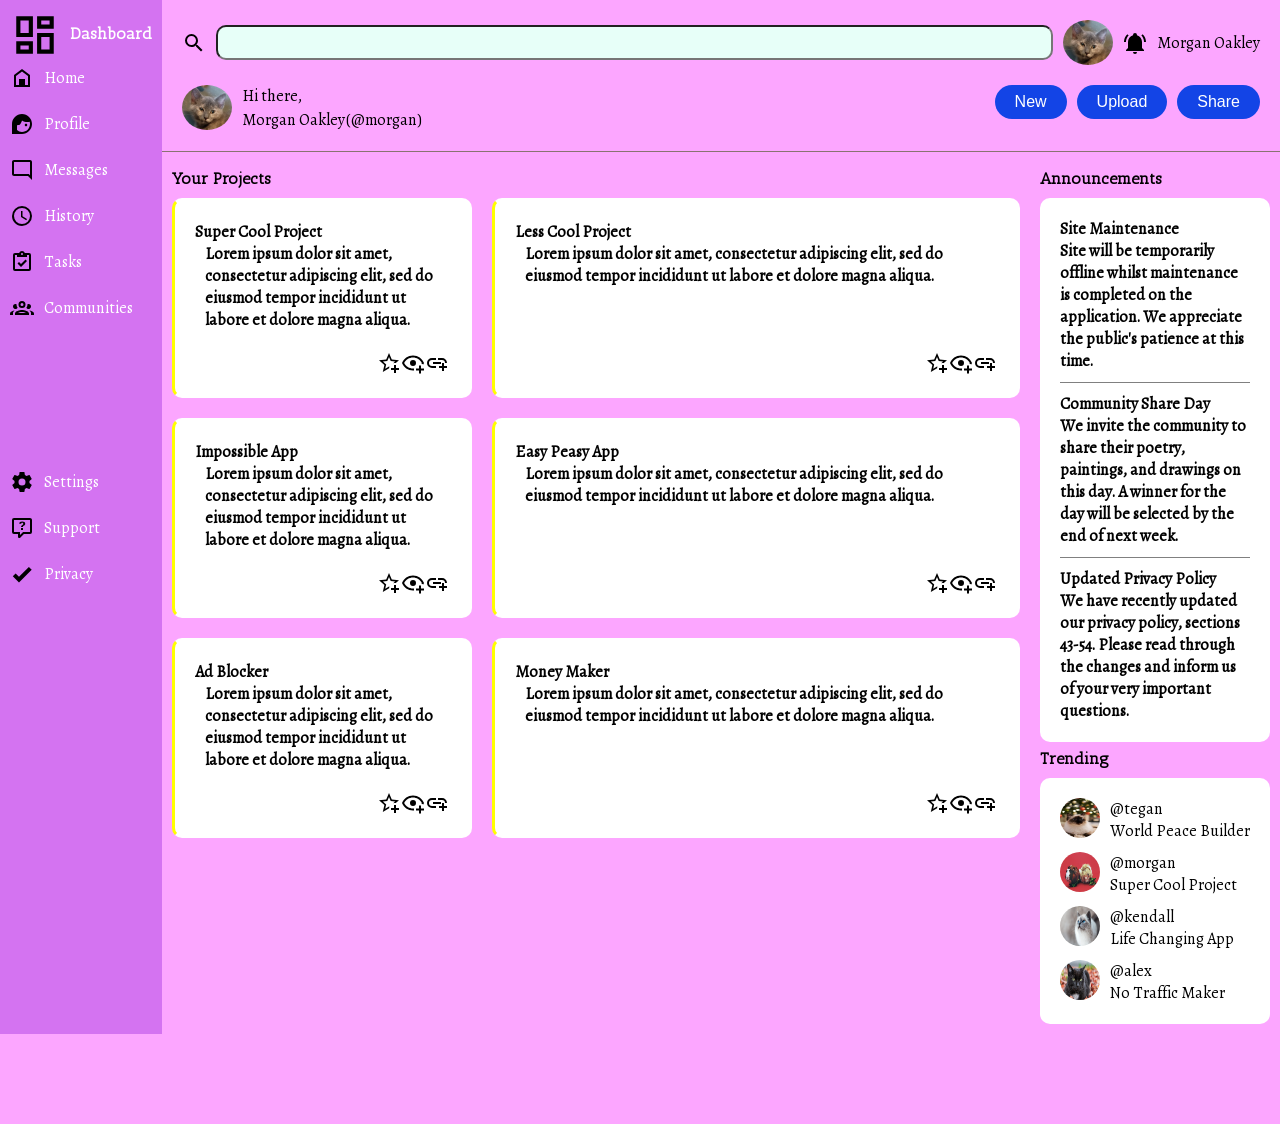
<file: index.html>
<!DOCTYPE html>
<html lang="en">
<head>
    <meta charset="UTF-8">
    <meta name="viewport" content="width=device-width, initial-scale=1.0">
    <title>Document</title>
    <link rel="stylesheet" type="text/css" href="style.css">
</head>
<body>
     <div class="side_bar">
        <div class="logo_info">
        <img src = "./svgs/view-dashboard-outline.svg" alt = "dashboard" class = "logo">
        <h4 class="headings">Dashboard</h4>
        </div>
        <div class="menu">
        <ul class="menu_top">
                <li><img src="./svgs/home-variant-outline.svg" alt="home logo" class = "icons"> <a href="#">Home</a></li>
                <li><img src="./svgs/face-woman-profile.svg" alt="profile" class = "icons"><a href="#">Profile</a></li>
                <li><img src="./svgs/message-reply-outline.svg" alt="messages" class = "icons"><a href="#">Messages</a></li>
                <li><img src="./svgs/clock-outline.svg" alt="clock outline" class = "icons"><a href = "#">History</a></li>
                <li><img src="./svgs/clipboard-check-outline.svg" alt="clipboard" class = "icons"><a href = "#">Tasks</a></li>
                <li><img src="./svgs/account-group-outline.svg" alt="communities" class = "icons"><a href = "#">Communities</a></li>
        </ul>
        <ul class="menu_bottom">
                <li><img src="./svgs/cog.svg" alt="settings" class = "icons"><a href = "#">Settings</a></li>
                <li><img src="./svgs/comment-question-outline.svg" alt="question comment box" class = "icons"><a href = "#">Support</a></li>
                <li><img src="./svgs/check-bold.svg" alt="checkmark" class = "icons"><a href = "#">Privacy</a></li>
        </ul>
    </div>

    </div>
    
    <div class="header">
        <div>
            <img src="svgs/magnify.svg" alt="magnifying glass" class = "icons">
            <input type="text" class = "search_box">
            <img src="photos/cat.png" alt="gray kitten">
            <img src="./svgs/bell-ring.svg" alt="ringing bell" class="icons"> 
            <p>Morgan Oakley</p>
        </div>
        <div>
            <div>
                <img src="photos/cat.png" alt="gray kitten">
                <div class = "name_block">
                <p>Hi there,</p>
                <p>Morgan Oakley(@morgan)</p>
                </div>
            </div>
              
            
            
            <button>New</button>
            <button>Upload</button>
            <button>Share</button>
           
        </div>
         
    </div>
   
    <div class="main_content">
        <h4 class="headings">Your Projects</h4>
        <div class="projects">
            <div class="card">
                <div class="card_content">
                    <h4>Super Cool Project</h4>
                    <p>Lorem ipsum dolor sit amet, consectetur adipiscing elit, 
                        sed do eiusmod tempor incididunt ut labore et dolore magna aliqua. 
                    
                    </p>
                </div>
                <div class="card_svgs">
                    <img src="svgs/star-plus-outline.svg" alt="star" class = "icons">
                    <img src="svgs/eye-plus-outline.svg" alt="eye" class = "icons">
                    <img src="svgs/link-plus.svg" alt="link" class = "icons">
                </div>
            </div>
            <div class="card">
                <div class="card_content">
                    <h4>Less Cool Project</h4>
                    <p>Lorem ipsum dolor sit amet, consectetur adipiscing elit, 
                    sed do eiusmod tempor incididunt ut labore et dolore magna aliqua. 
                    
                    </p>
                </div>
                 <div class="card_svgs">
                    <img src="svgs/star-plus-outline.svg" alt="star" class = "icons">
                    <img src="svgs/eye-plus-outline.svg" alt="eye" class = "icons">
                    <img src="svgs/link-plus.svg" alt="link" class = "icons">
                </div>
                
            </div>
            <div class="card">
            <div class = "card_content">
                <h4>Impossible App</h4>
                <p>Lorem ipsum dolor sit amet, consectetur adipiscing elit, 
                    sed do eiusmod tempor incididunt ut labore et dolore magna aliqua. 
                    
                </p>
            </div>
             <div class="card_svgs">
                    <img src="svgs/star-plus-outline.svg" alt="star" class = "icons">
                    <img src="svgs/eye-plus-outline.svg" alt="eye" class = "icons">
                    <img src="svgs/link-plus.svg" alt="link" class = "icons">
            </div>
            </div>
            <div class="card">
            <div class="card_content">
                <h4>Easy Peasy App</h4>
                 <p>Lorem ipsum dolor sit amet, consectetur adipiscing elit, 
                    sed do eiusmod tempor incididunt ut labore et dolore magna aliqua. 
                    
                </p>
            </div>
            <div class = "card_svgs">
                <img src="svgs/star-plus-outline.svg" alt="star" class = "icons">
                <img src="svgs/eye-plus-outline.svg" alt="eye" class = "icons">
                <img src="svgs/link-plus.svg" alt="link" class = "icons">
            </div>
            </div>
            <div class="card">
                <div class = "card_content">
                <h4>Ad Blocker</h4>
                 <p>Lorem ipsum dolor sit amet, consectetur adipiscing elit, 
                    sed do eiusmod tempor incididunt ut labore et dolore magna aliqua. 
                    
                </p>
            </div>
            <div class = "card_svgs">
                    <img src="svgs/star-plus-outline.svg" alt="star" class = "icons">
                    <img src="svgs/eye-plus-outline.svg" alt="eye" class = "icons">
                    <img src="svgs/link-plus.svg" alt="link" class = "icons">
            </div>
            </div>
            <div class="card">
                <div class = "card_content">
                    <h4>Money Maker</h4>
                    <p>Lorem ipsum dolor sit amet, consectetur adipiscing elit, 
                    sed do eiusmod tempor incididunt ut labore et dolore magna aliqua. 
                    </p>
                </div>
                  <div class = "card_svgs">
                    <img src="svgs/star-plus-outline.svg" alt="star" class = "icons">
                    <img src="svgs/eye-plus-outline.svg" alt="eye" class = "icons">
                    <img src="svgs/link-plus.svg" alt="link" class = "icons">
            </div>
            </div>


        </div>
       
    

    </div>
     
     <div class="announcements">
           <h4 class = "headings">Announcements</h4>
           <div class="articles">
            <div class="article">
                <h4>Site Maintenance</h4>
                <p class="bottom-border">Site will be temporarily offline whilst maintenance is completed on the application. 
                    We appreciate the public's patience at this time.  </p>
            </div>
            <div class="article">
                <h4>Community Share Day</h4>
                <p class="bottom-border">We invite the community to share their poetry, paintings, and drawings on this day.
                    A winner for the day will be selected by the end of next week.
                </p>
            </div>
            <div class="article">
                <h4>Updated Privacy Policy</h4>
                <p>We have recently updated our privacy policy, sections 43-54. 
                 Please read through the changes and inform us of your very important questions.</p>
            </div>
        </div>
        </div>
        <div class="trending">
            <h4 class="headings">Trending</h4>
            <div class = "profiles">
            <div class = "profile">
                <img src = "photos/david-kohler-OmWw4SfE2DI-unsplash.jpg">
                <div class = profile_block>
                    <p>@tegan</p>
                    <p>World Peace Builder</p>
                </div>
                </div>
            <div class = "profile">
                <img src = "photos/scott-webb-ttCFWHrmWH4-unsplash.jpg">
                <div class = "profile_block">
                    <p>@morgan</p>
                    <p>Super Cool Project</p>
                </div>
            </div>
            <div class = "profile">
                <img src = "photos/mikhail-vasilyev-IFxjDdqK_0U-unsplash.jpg">
                <div class = "profile_block">
                    <p>@kendall</p>
                    <p>Life Changing App</p>
                </div>
            </div>
            <div class = "profile">
                <img src = "photos/andreas-brun-E2XMlTtLSQM-unsplash.jpg">
                <div class = "profile_block">
                    <p>@alex</p>
                    <p>No Traffic Maker</p>
                </div>
            </div>
            </div>
            

        </div>

    
</body>
</html>
</file>
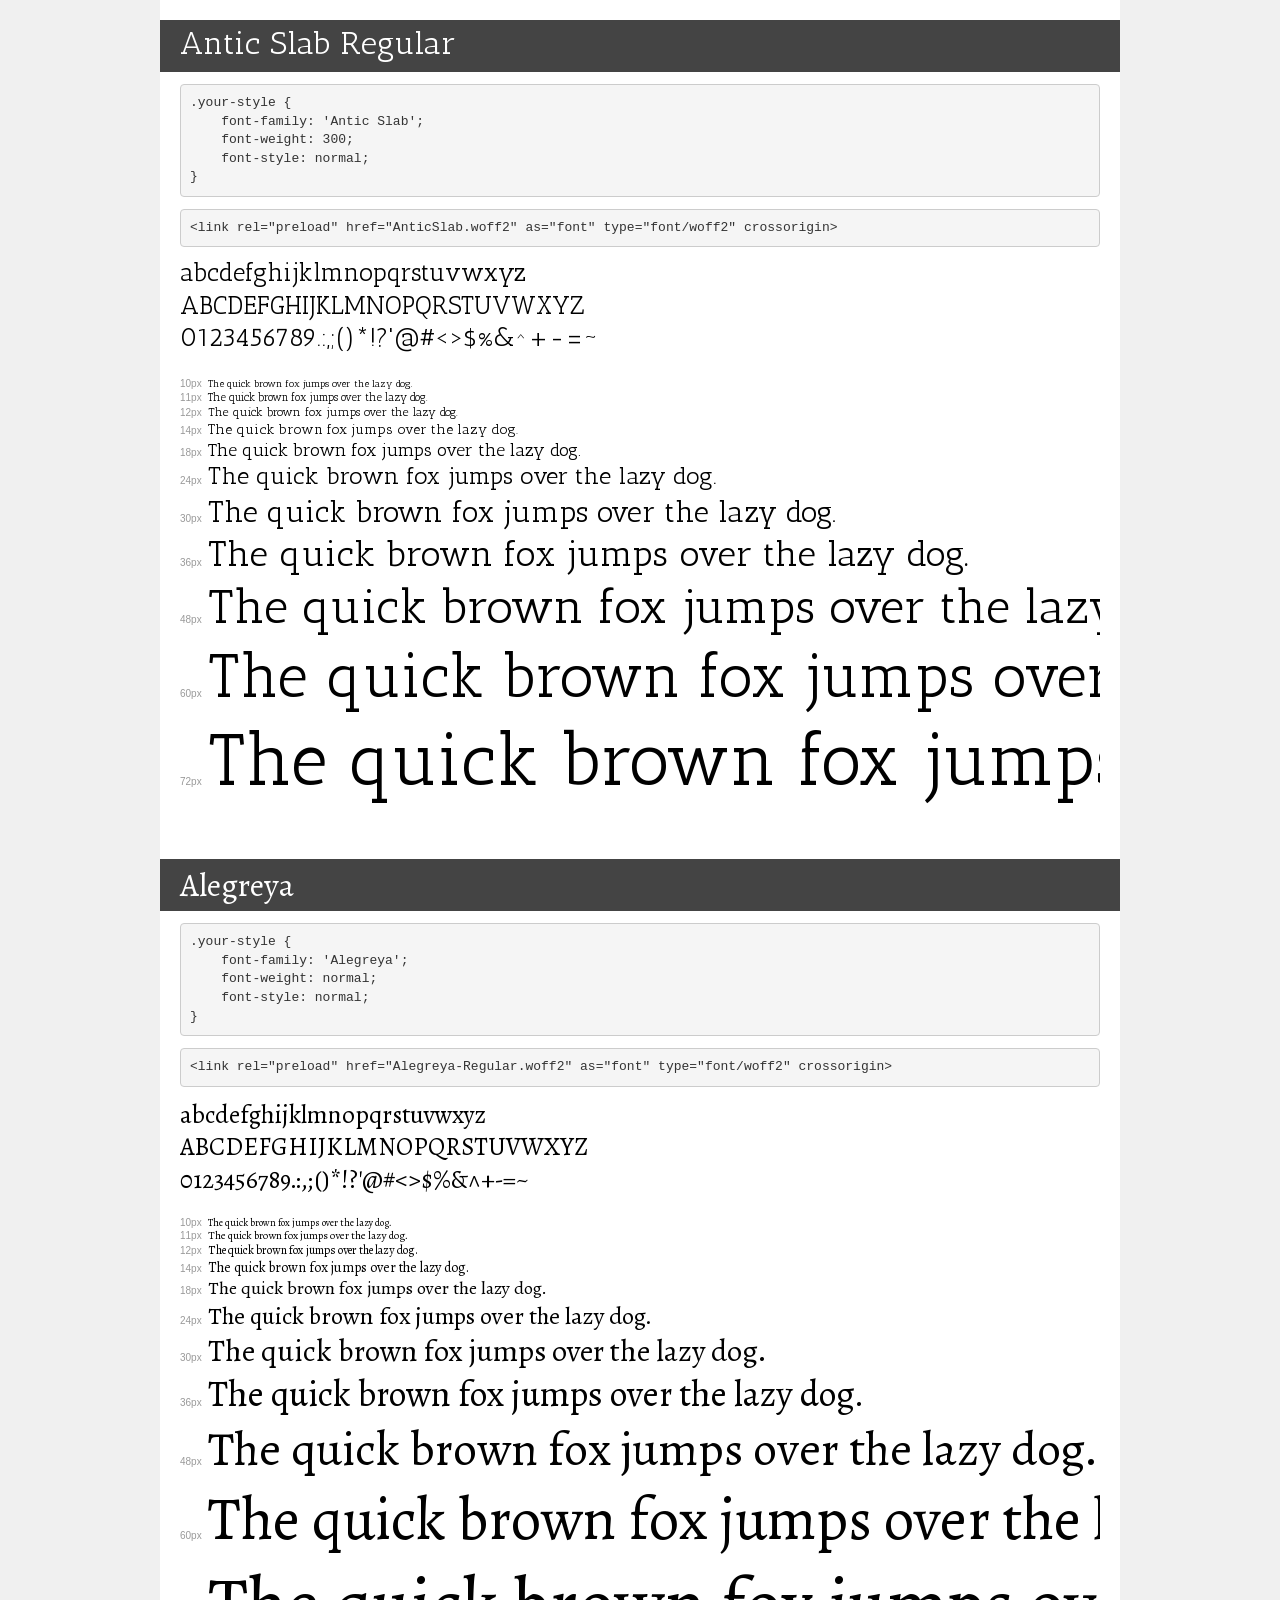
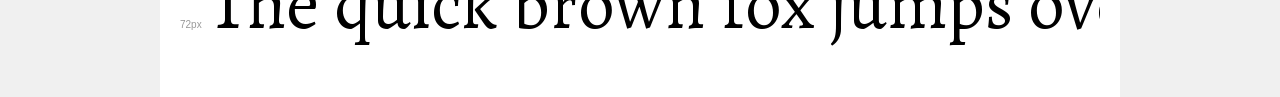
<file: fonts/demo.html>
<!DOCTYPE html>
<html lang="en">
<head>
    <meta charset="utf-8">
    <meta http-equiv="X-UA-Compatible" content="IE=edge">
    <meta name="viewport" content="width=device-width, initial-scale=1">
    <meta name="robots" content="noindex, noarchive">
    <meta name="format-detection" content="telephone=no">
    <title>Transfonter demo</title>
    <link href="stylesheet.css" rel="stylesheet">
    <style>
        /*
        http://meyerweb.com/eric/tools/css/reset/
        v2.0 | 20110126
        License: none (public domain)
        */
        html, body, div, span, applet, object, iframe,
        h1, h2, h3, h4, h5, h6, p, blockquote, pre,
        a, abbr, acronym, address, big, cite, code,
        del, dfn, em, img, ins, kbd, q, s, samp,
        small, strike, strong, sub, sup, tt, var,
        b, u, i, center,
        dl, dt, dd, ol, ul, li,
        fieldset, form, label, legend,
        table, caption, tbody, tfoot, thead, tr, th, td,
        article, aside, canvas, details, embed,
        figure, figcaption, footer, header, hgroup,
        menu, nav, output, ruby, section, summary,
        time, mark, audio, video {
            margin: 0;
            padding: 0;
            border: 0;
            font-size: 100%;
            font: inherit;
            vertical-align: baseline;
        }
        /* HTML5 display-role reset for older browsers */
        article, aside, details, figcaption, figure,
        footer, header, hgroup, menu, nav, section {
            display: block;
        }
        body {
            line-height: 1;
        }
        ol, ul {
            list-style: none;
        }
        blockquote, q {
            quotes: none;
        }
        blockquote:before, blockquote:after,
        q:before, q:after {
            content: '';
            content: none;
        }
        table {
            border-collapse: collapse;
            border-spacing: 0;
        }
        /* demo styles */
        body {
            background: #f0f0f0;
            color: #000;
        }
        .page {
            background: #fff;
            width: 920px;
            margin: 0 auto;
            padding: 20px 20px 0 20px;
            overflow: hidden;
        }
        .font-container {
            overflow-x: auto;
            overflow-y: hidden;
            margin-bottom: 40px;
            line-height: 1.3;
            white-space: nowrap;
            padding-bottom: 5px;
        }
        h1 {
            position: relative;
            background: #444;
            font-size: 32px;
            color: #fff;
            padding: 10px 20px;
            margin: 0 -20px 12px -20px;
        }
        .letters {
            font-size: 25px;
            margin-bottom: 20px;
        }
        .s10:before {
            content: '10px';
        }
        .s11:before {
            content: '11px';
        }
        .s12:before {
            content: '12px';
        }
        .s14:before {
            content: '14px';
        }
        .s18:before {
            content: '18px';
        }
        .s24:before {
            content: '24px';
        }
        .s30:before {
            content: '30px';
        }
        .s36:before {
            content: '36px';
        }
        .s48:before {
            content: '48px';
        }
        .s60:before {
            content: '60px';
        }
        .s72:before {
            content: '72px';
        }
        .s10:before, .s11:before, .s12:before, .s14:before,
        .s18:before, .s24:before, .s30:before, .s36:before,
        .s48:before, .s60:before, .s72:before {
            font-family: Arial, sans-serif;
            font-size: 10px;
            font-weight: normal;
            font-style: normal;
            color: #999;
            padding-right: 6px;
        }
        pre {
            display: block;
            padding: 9px;
            margin: 0 0 12px;
            font-family: Monaco, Menlo, Consolas, "Courier New", monospace;
            font-size: 13px;
            line-height: 1.428571429;
            color: #333;
            font-weight: normal;
            font-style: normal;
            background-color: #f5f5f5;
            border: 1px solid #ccc;
            overflow-x: auto;
            border-radius: 4px;
        }
        /* responsive */
        @media (max-width: 959px) {
            .page {
                width: auto;
                margin: 0;
            }
        }
    </style>
</head>
<body>
<div class="page">
    <div class="demo">
        <h1 style="font-family: 'Antic Slab'; font-weight: 300; font-style: normal;">Antic Slab Regular</h1>
        <pre title="Usage">.your-style {
    font-family: 'Antic Slab';
    font-weight: 300;
    font-style: normal;
}</pre>
        <pre title="Preload (optional)">
&lt;link rel=&quot;preload&quot; href=&quot;AnticSlab.woff2&quot; as=&quot;font&quot; type=&quot;font/woff2&quot; crossorigin&gt;</pre>
        <div class="font-container" style="font-family: 'Antic Slab'; font-weight: 300; font-style: normal;">
            <p class="letters">
                abcdefghijklmnopqrstuvwxyz<br>
ABCDEFGHIJKLMNOPQRSTUVWXYZ<br>
                0123456789.:,;()*!?'@#&lt;&gt;$%&^+-=~
            </p>
            <p class="s10" style="font-size: 10px;">The quick brown fox jumps over the lazy dog.</p>
            <p class="s11" style="font-size: 11px;">The quick brown fox jumps over the lazy dog.</p>
            <p class="s12" style="font-size: 12px;">The quick brown fox jumps over the lazy dog.</p>
            <p class="s14" style="font-size: 14px;">The quick brown fox jumps over the lazy dog.</p>
            <p class="s18" style="font-size: 18px;">The quick brown fox jumps over the lazy dog.</p>
            <p class="s24" style="font-size: 24px;">The quick brown fox jumps over the lazy dog.</p>
            <p class="s30" style="font-size: 30px;">The quick brown fox jumps over the lazy dog.</p>
            <p class="s36" style="font-size: 36px;">The quick brown fox jumps over the lazy dog.</p>
            <p class="s48" style="font-size: 48px;">The quick brown fox jumps over the lazy dog.</p>
            <p class="s60" style="font-size: 60px;">The quick brown fox jumps over the lazy dog.</p>
            <p class="s72" style="font-size: 72px;">The quick brown fox jumps over the lazy dog.</p>
        </div>
    </div>

    <div class="demo">
        <h1 style="font-family: 'Alegreya'; font-weight: normal; font-style: normal;">Alegreya</h1>
        <pre title="Usage">.your-style {
    font-family: 'Alegreya';
    font-weight: normal;
    font-style: normal;
}</pre>
        <pre title="Preload (optional)">
&lt;link rel=&quot;preload&quot; href=&quot;Alegreya-Regular.woff2&quot; as=&quot;font&quot; type=&quot;font/woff2&quot; crossorigin&gt;</pre>
        <div class="font-container" style="font-family: 'Alegreya'; font-weight: normal; font-style: normal;">
            <p class="letters">
                abcdefghijklmnopqrstuvwxyz<br>
ABCDEFGHIJKLMNOPQRSTUVWXYZ<br>
                0123456789.:,;()*!?'@#&lt;&gt;$%&^+-=~
            </p>
            <p class="s10" style="font-size: 10px;">The quick brown fox jumps over the lazy dog.</p>
            <p class="s11" style="font-size: 11px;">The quick brown fox jumps over the lazy dog.</p>
            <p class="s12" style="font-size: 12px;">The quick brown fox jumps over the lazy dog.</p>
            <p class="s14" style="font-size: 14px;">The quick brown fox jumps over the lazy dog.</p>
            <p class="s18" style="font-size: 18px;">The quick brown fox jumps over the lazy dog.</p>
            <p class="s24" style="font-size: 24px;">The quick brown fox jumps over the lazy dog.</p>
            <p class="s30" style="font-size: 30px;">The quick brown fox jumps over the lazy dog.</p>
            <p class="s36" style="font-size: 36px;">The quick brown fox jumps over the lazy dog.</p>
            <p class="s48" style="font-size: 48px;">The quick brown fox jumps over the lazy dog.</p>
            <p class="s60" style="font-size: 60px;">The quick brown fox jumps over the lazy dog.</p>
            <p class="s72" style="font-size: 72px;">The quick brown fox jumps over the lazy dog.</p>
        </div>
    </div>

</div>
</body>
</html>
</file>
<file: style.css>
/*fonts*/
@font-face {
    font-family: 'Antic Slab';
    src: url('fonts/AnticSlab.woff2') format('woff2'),
        url('fonts/AnticSlab.woff') format('woff');
    font-weight: 300;
    font-style: normal;
    font-display: swap;
}

@font-face {
    font-family: 'Alegreya';
    src: url('fonts/Alegreya-Regular.woff2') format('woff2'),
        url('fonts/Alegreya-Regular.woff') format('woff');
    font-weight: normal;
    font-style: normal;
    font-display: swap;
}

/*reset*/
* {
  margin: 0;
  padding: 0;
  box-sizing: border-box; /* Ensures padding and border are included in the element's total width and height */
  
}
/*body*/
body{
    background-color:rgb(252, 166, 255);
    display:grid;
    grid-auto-flow:column;
    grid-template-columns: auto 4fr 1fr;
    grid-template-rows:1fr auto auto;
    grid-template-areas:
        "sidebar header header"
        "sidebar main announcements"
        "sidebar main trending";
    font-family:"Alegreya", serif;
    height:100vh;
}
/* heading font style */
.headings{
    font-family:'Antic Slab', serif;
    margin-left:10px;
}
/*default image style*/
img{
    width:50px;
    height:auto;
}
/*side bar styles*/
/* Sidebar container */
.side_bar {
    background-color: rgb(212, 115, 241);
    color: white;
    padding: 10px;
    grid-area: sidebar;
    display: grid;
    grid-template-rows: auto 1fr; /* logo at top, menu fills rest */
    
    
}
.menu {
    display: grid;
    grid-template-rows: 0.5fr 1fr 2fr; /* top menu, spacer, bottom menu */
    
}

.menu ul{
    list-style-type:none;
    margin:0;
    padding:0;
    
}
.menu ul li { 
    display: grid; 
    grid-template-columns: auto 1fr; /* icon column + flexible text column */ 
    align-items: center; /* vertically center both */ 
    column-gap: 10px; /* space between icon and text */ 
    padding: 6px 0; 
}
.menu_top{
    display: grid;
    row-gap:10px;

    
}
.menu_bottom{
    display:grid;
    row-gap:10px;
    align-self:end;
}
.menu ul a{
    text-decoration:none;
    color:white;
}
.logo{
    width:50px;
    height:auto;
}
.logo_info{
    display:grid;
    grid-auto-flow:column;
    grid-template-columns:auto 1fr;
    align-items:center;
}
/*header styles*/
.header{
    grid-area:header;
    display:grid;
    grid-template-rows: auto 1fr;
    padding:20px;
    border-bottom:1px solid rgb(138, 114, 114);
    margin-bottom:20px;
    
    
}
.header img{
    border-radius:50%;
}
.search_box{
    border-radius: 10px; /* Adjust the value for desired roundness */
    padding: 8px; /* Add padding for better appearance */
    background-color:rgb(231, 255, 248);
}
.header > div:first-child {
  display: grid;
  grid-template-columns: auto 1fr auto auto auto;
  align-items: center;  /* vertically center everything */
  gap: 10px;            /* space between items */
  margin-bottom:20px;
}
.header > div:last-child{
    display:grid;
    grid-auto-flow:column;
    grid-template-columns:1fr auto auto auto;
    gap:10px;
    align-items:start;
    
}
button{
  border-radius: 20px;
  background-color: rgb(19, 68, 230);
  color: white;
  padding: 8px 20px;   /* horizontal and vertical padding instead */
  font-size: 1rem;
  border: none;
    
}
.header > div:last-child>div{
    display:grid;
    grid-auto-flow:column;
    grid-template-columns:auto 1fr;
    align-items:start;
    column-gap:10px;
}
.name_block {
  display: flex;
  flex-direction: column;
  gap: 2px;
}
/*main content styles*/
.main_content{
    grid-area:main;
    
}
.projects{
    display:grid;
    grid-auto-flow: row;
    grid-template-columns: 1fr auto;
    grid-template-rows: 1fr auto auto;
    

}

.card{
    background-color:rgb(255, 255, 255);
    padding:20px 20px;
    border-radius: 10px;
    
    border: 3px solid rgb(255, 255, 255);
    border-left-color: yellow;
    margin:10px;
    display:grid;
    grid-auto-flow: row;
    grid-template-rows: 1fr auto auto;
    min-width:300px;
    

    
}
.card_content p:first-of-type {
    font-weight:bold;
    margin-bottom:10px;
    
    
    
}
.card_svgs{
    display:grid;
    grid-auto-flow: column;
    justify-content:end;
    margin-top:10px;
}
.main_content p:first-of-type{
    font-weight:bold;
    margin-left:10px;
    
}
/*default styles for icons*/
.icons {
    width: 24px;                 /* smaller icons look cleaner */
    height: auto;
}
/*styles for announcements*/
.announcements{
    grid-area:announcements;
}
.announcements > p:first-of-type{
    font-weight:bold;
    margin-left:10px;
    
}
.articles{

    background-color:white;
    display:grid;
    grid-auto-flow: column;
    grid-template-rows: auto auto 1fr;
    row-gap:10px;
    padding:20px;
    border-radius:10px;
    margin:10px;
  
}
.article > p:first-of-type{
    font-weight:bold;
    
    
}
/*styles for trending section*/
.trending{
    grid-area:trending;
}
.bottom-border{
    padding-bottom:10px;
    border-bottom: 1px solid gray;
}

.trending > p:first-of-type{
    font-weight: bold;
    margin-left:10px;
}
.profiles{

    background-color:white;
    display:grid;
    grid-auto-flow: column;
    grid-template-rows: auto auto auto 1fr;
    row-gap:10px;
    padding:20px;
    border-radius:10px;
    margin:10px;
  
}
.profile{
    display:grid;
    grid-auto-flow: column;
    grid-template-columns: auto 1fr;
    
    
    
}
.profile_block{
    display:grid;
    grid-auto-flow:row;
    grid-template-rows: auto 1fr;
}

.profile p{
    display:inline;
    white-space:nowrap;


}
.profile img {
  width: 40px;
  height: 40px;
  border-radius: 50%;
  margin-right:10px;
}
</file>
<file: fonts/stylesheet.css>
@font-face {
    font-family: 'Antic Slab';
    src: url('AnticSlab.woff2') format('woff2'),
        url('AnticSlab.woff') format('woff');
    font-weight: 300;
    font-style: normal;
    font-display: swap;
}

@font-face {
    font-family: 'Alegreya';
    src: url('Alegreya-Regular.woff2') format('woff2'),
        url('Alegreya-Regular.woff') format('woff');
    font-weight: normal;
    font-style: normal;
    font-display: swap;
}
</file>
